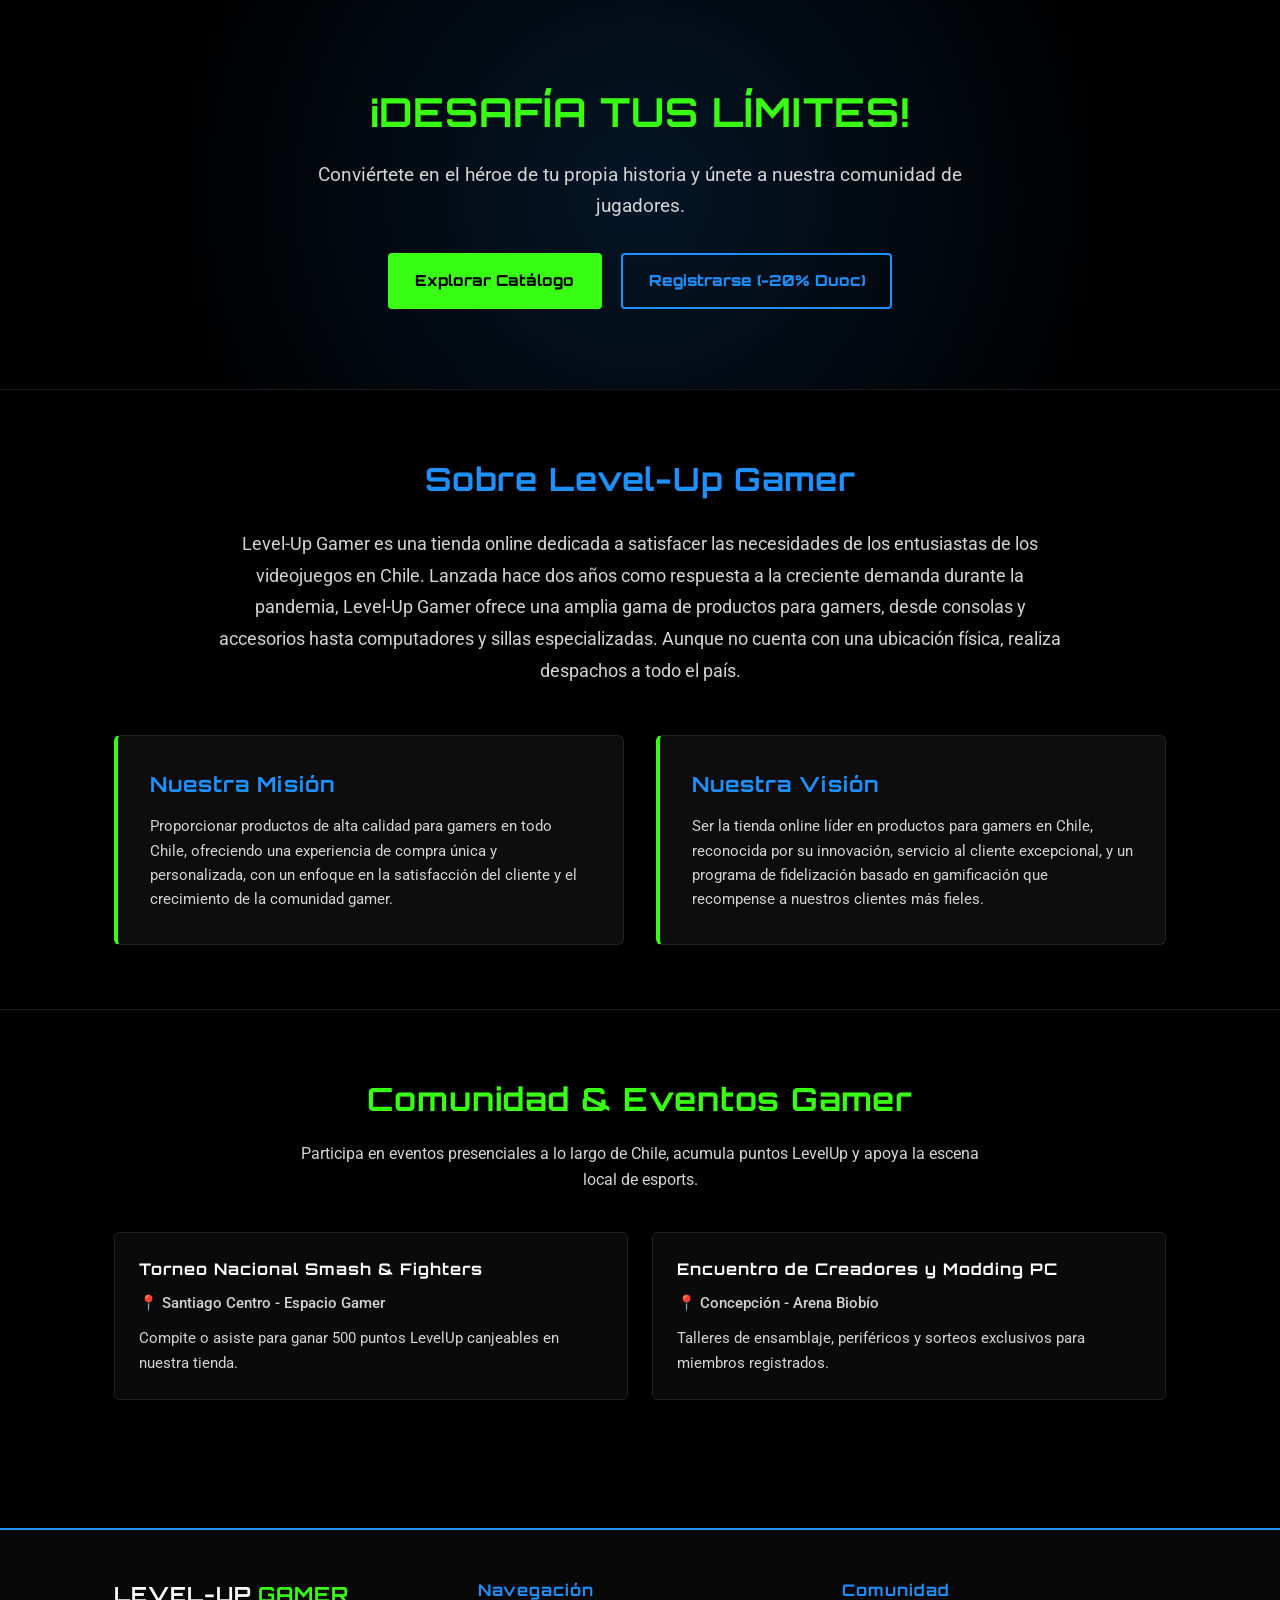
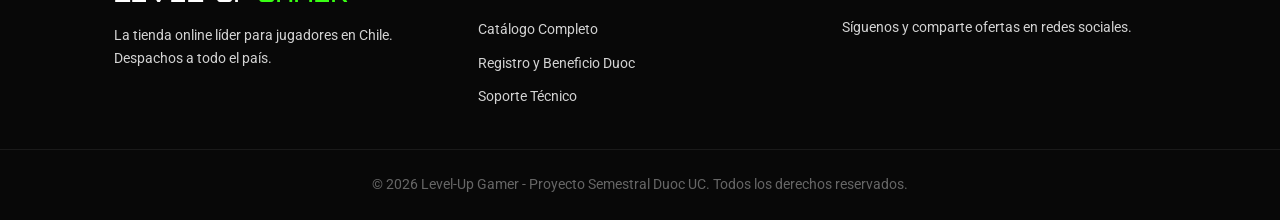
<file: index.html>
<!DOCTYPE html>
<html lang="es">
<head>
  <meta charset="UTF-8">
  <meta name="viewport" content="width=device-width, initial-scale=1.0">
  <title>Level-Up Gamer | Tienda Oficial</title>

  <!-- Google Fonts: Orbitron (Títulos) y Roboto (Cuerpo) -->
  <link rel="preconnect" href="https://fonts.googleapis.com">
  <link rel="preconnect" href="https://fonts.gstatic.com" crossorigin>
  <link href="https://fonts.googleapis.com/css2?family=Orbitron:wght@600;800;900&family=Roboto:wght@400;500;700&display=swap" rel="stylesheet">

  <link rel="stylesheet" href="css/style.css">
</head>

<body>

<main>
  <!-- Sección Hero / Presentación -->
  <section class="hero-section">
    <div class="hero-content">
      <h2>¡DESAFÍA TUS LÍMITES!</h2>
      <p class="hero-subtitle">Conviértete en el héroe de tu propia historia y únete a nuestra comunidad de jugadores.</p>
      <div class="hero-actions">
        <a href="catalogo.html" class="btn-primary">Explorar Catálogo</a>
        <a href="registro.html" class="btn-secondary">Registrarse (-20% Duoc)</a>
      </div>
    </div>
  </section>

  <!-- Sección Sobre Nosotros / Enunciado Oficial -->
  <section class="about-section">
    <div class="container">
      <h3>Sobre Level-Up Gamer</h3>
      <p class="about-text">
        Level-Up Gamer es una tienda online dedicada a satisfacer las necesidades de los entusiastas de los videojuegos en Chile. Lanzada hace dos años como respuesta a la creciente demanda durante la pandemia, Level-Up Gamer ofrece una amplia gama de productos para gamers, desde consolas y accesorios hasta computadores y sillas especializadas. Aunque no cuenta con una ubicación física, realiza despachos a todo el país.
      </p>

      <!-- Grid para Misión y Visión -->
      <div class="cards-grid">
        <article class="info-card">
          <h4>Nuestra Misión</h4>
          <p>Proporcionar productos de alta calidad para gamers en todo Chile, ofreciendo una experiencia de compra única y personalizada, con un enfoque en la satisfacción del cliente y el crecimiento de la comunidad gamer.</p>
        </article>

        <article class="info-card">
          <h4>Nuestra Visión</h4>
          <p>Ser la tienda online líder en productos para gamers en Chile, reconocida por su innovación, servicio al cliente excepcional, y un programa de fidelización basado en gamificación que recompense a nuestros clientes más fieles.</p>
        </article>
      </div>
    </div>
  </section>
  <!-- Sección Comunidad y Eventos -->
  <section class="community-section">
    <div class="container">
      <h3>Comunidad & Eventos Gamer</h3>
      <p class="section-intro">Participa en eventos presenciales a lo largo de Chile, acumula puntos LevelUp y apoya la escena local de esports.</p>
      
      <div class="events-grid">
        <article class="event-card">
          <h4>Torneo Nacional Smash & Fighters</h4>
          <p class="event-location">📍 Santiago Centro - Espacio Gamer</p>
          <p>Compite o asiste para ganar 500 puntos LevelUp canjeables en nuestra tienda.</p>
        </article>

        <article class="event-card">
          <h4>Encuentro de Creadores y Modding PC</h4>
          <p class="event-location">📍 Concepción - Arena Biobío</p>
          <p>Talleres de ensamblaje, periféricos y sorteos exclusivos para miembros registrados.</p>
        </article>
      </div>
    </div>
  </section>
</main>

<!-- Footer Institucional -->
<footer class="main-footer">
  <div class="container footer-content">
    <div class="footer-brand">
      <h4>LEVEL-UP <span>GAMER</span></h4>
      <p>La tienda online líder para jugadores en Chile. Despachos a todo el país.</p>
    </div>
    <div class="footer-links">
      <h5>Navegación</h5>
      <ul>
        <li><a href="catalogo.html">Catálogo Completo</a></li>
        <li><a href="registro.html">Registro y Beneficio Duoc</a></li>
        <li><a href="soporte.html">Soporte Técnico</a></li>
      </ul>
    </div>
    <div class="footer-social">
      <h5>Comunidad</h5>
      <p>Síguenos y comparte ofertas en redes sociales.</p>
    </div>
  </div>
  <div class="footer-bottom">
    <p>&copy; 2026 Level-Up Gamer - Proyecto Semestral Duoc UC. Todos los derechos reservados.</p>
  </div>
</footer>
</main>
</body>
</html>
</file>
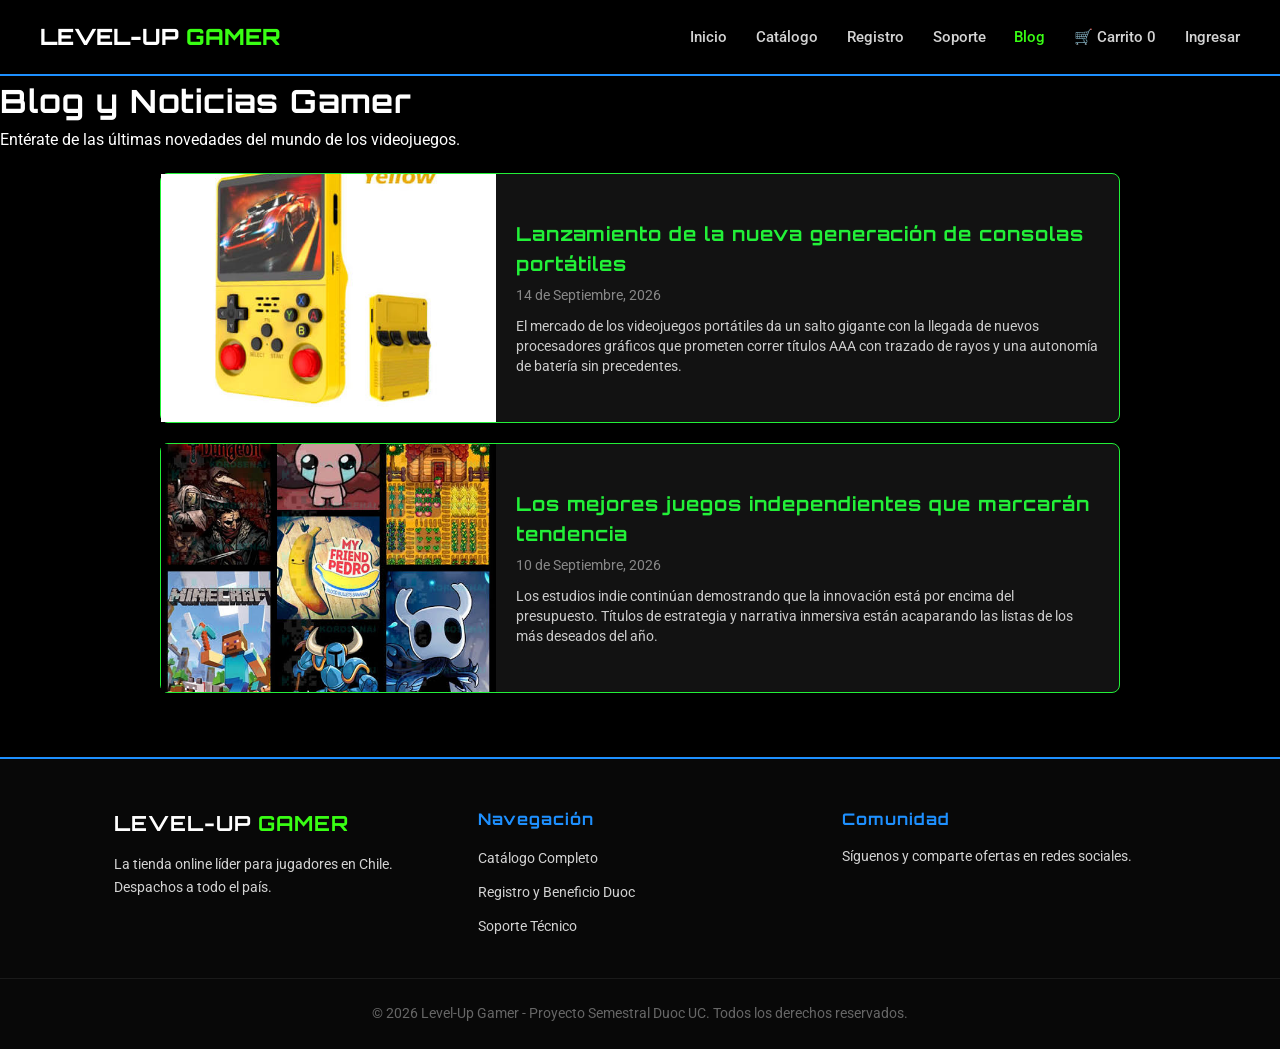
<file: blog.html>
<!DOCTYPE html>
<html lang="es">
<head>
  <meta charset="UTF-8">
  <meta name="viewport" content="width=device-width, initial-scale=1.0">
  <title>Level-Up Gamer | Blog</title>

  <!-- Google Fonts: Orbitron (Títulos) y Roboto (Cuerpo) -->
  <link rel="preconnect" href="https://fonts.googleapis.com">
  <link rel="preconnect" href="https://fonts.gstatic.com" crossorigin>
  <link href="https://fonts.googleapis.com/css2?family=Orbitron:wght@600;800;900&family=Roboto:wght@400;500;700&display=swap" rel="stylesheet">

  <link rel="stylesheet" href="css/style.css">
</head>

<body>

  <!-- Encabezado y Navegación Compartida -->
  <header class="main-header">
    <div class="logo">
      <a href="index.html">LEVEL-UP <span>GAMER</span></a>
    </div>
    <nav aria-label="Navegación principal">
      <ul class="nav-links">
        <li><a href="index.html">Inicio</a></li>
        <li><a href="catalogo.html">Catálogo</a></li>
        <li><a href="registro.html">Registro</a></li>
        <li><a href="soporte.html">Soporte</a></li>
        <li><a href="blog.html" class="active">Blog</a></li>
        <li><a href="carrito.html" class="cart-link">🛒 Carrito <span class="cart-count" data-cart-count>0</span></a></li>
        
        <!-- Zona dinámica de usuario / login -->
        <li id="user-nav">
          <a href="login.html" class="btn-login-nav">Ingresar</a>
        </li>
      </ul>
    </nav>
  </header>
<main class="main-content">
        <h1>Blog y Noticias Gamer</h1>
        <p class="subtitle">Entérate de las últimas novedades del mundo de los videojuegos.</p>

        <section class="blog-grid">
            <!-- Noticia 1 -->
            <article class="news-card">
                <!-- Contenedor de la imagen (izquierda) -->
                <div class="card-image-container">
                    <img src="img/consola.jpg" alt="Consola Gamer Portátil">
                </div>
    
                <!-- Contenedor del contenido de texto (derecha) -->
                <div class="card-content">
                    <h2>Lanzamiento de la nueva generación de consolas portátiles</h2>
                    <span class="news-date">14 de Septiembre, 2026</span>
                    <p>El mercado de los videojuegos portátiles da un salto gigante con la llegada de nuevos procesadores gráficos que prometen correr títulos AAA con trazado de rayos y una autonomía de batería sin precedentes.</p>
                </div>
            </article>

            <!-- Noticia 2 -->
            <article class="news-card">
                <!-- Contenedor de la imagen (izquierda) -->
                <div class="card-image-container">
                    <img src="img/indie.jpg" alt="Juegos Indie">
                </div>

                 <!-- Contenedor del contenido de texto (derecha) -->
                <div class="card-content">
                    <h2>Los mejores juegos independientes que marcarán tendencia</h2>
                    <span class="news-date">10 de Septiembre, 2026</span>
                    <p>Los estudios indie continúan demostrando que la innovación está por encima del presupuesto. Títulos de estrategia y narrativa inmersiva están acaparando las listas de los más deseados del año.</p>
                </div>
            </article>
        </section>
    </main>

    <!-- Footer Institucional -->
  <footer class="main-footer">
    <div class="container footer-content">
      <div class="footer-brand">
        <h4>LEVEL-UP <span>GAMER</span></h4>
        <p>La tienda online líder para jugadores en Chile. Despachos a todo el país.</p>
      </div>
      <div class="footer-links">
        <h5>Navegación</h5>
        <ul>
          <li><a href="catalogo.html">Catálogo Completo</a></li>
          <li><a href="registro.html">Registro y Beneficio Duoc</a></li>
          <li><a href="soporte.html">Soporte Técnico</a></li>
        </ul>
      </div>
      <div class="footer-social">
        <h5>Comunidad</h5>
        <p>Síguenos y comparte ofertas en redes sociales.</p>
      </div>
    </div>
    <div class="footer-bottom">
      <p>&copy; 2026 Level-Up Gamer - Proyecto Semestral Duoc UC. Todos los derechos reservados.</p>
    </div>
  </footer>

  <!-- Scripts -->
  <script src="js/auth-nav.js"></script>
</body>
</html>
</file>
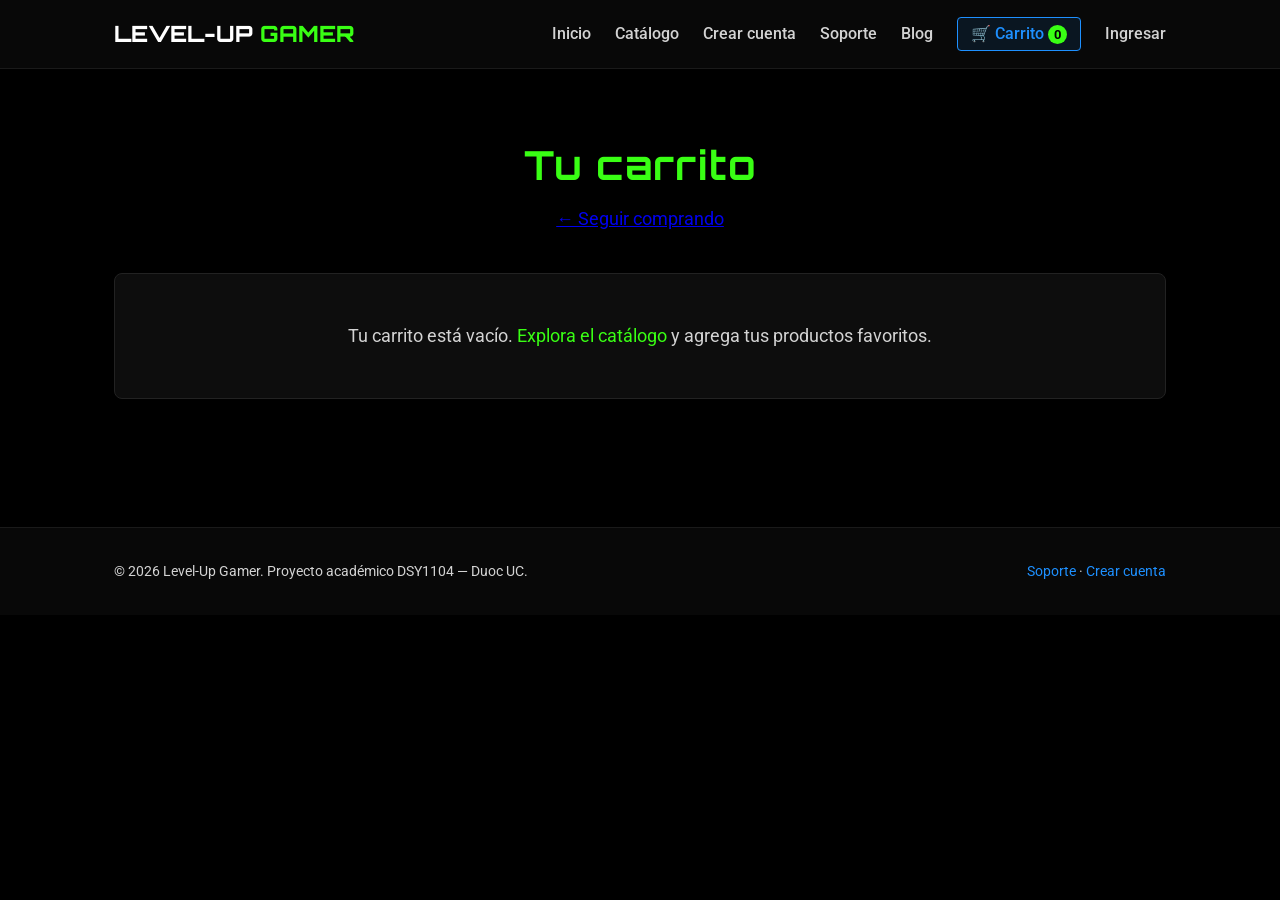
<file: carrito.html>
<!DOCTYPE html>
<html lang="es">
<head>
  <meta charset="UTF-8">
  <meta name="viewport" content="width=device-width, initial-scale=1.0">
  <title>Carrito | Level-Up Gamer</title>
  <link rel="preconnect" href="https://fonts.googleapis.com">
  <link href="https://fonts.googleapis.com/css2?family=Orbitron:wght@600;800&family=Roboto:wght@400;500;700&display=swap" rel="stylesheet">
  <link rel="stylesheet" href="css/style2.css">
</head>
<body>

<header class="site-header">
  <nav class="nav-bar container" aria-label="Navegación principal">
    <a href="index.html" class="brand">LEVEL-UP <span>GAMER</span></a>
    <ul class="nav-links">
      <li><a href="index.html">Inicio</a></li>
      <li><a href="catalogo.html">Catálogo</a></li>
      <li><a href="registro.html">Crear cuenta</a></li>
      <li><a href="soporte.html">Soporte</a></li>
      <li><a href="blog.html">Blog</a></li>
      <li><a href="carrito.html" class="cart-link" aria-current="page">🛒 Carrito <span class="cart-count" data-cart-count>0</span></a></li>
    <!-- Zona dinámica de usuario / login -->
      <li id="user-nav">
        <a href="login.html" class="btn-login-nav">Ingresar</a>
      </li>
    </ul>
  </nav>
</header>

<main class="section">
  <div class="container">
    <div class="section-title">
      <h1>Tu carrito</h1>
      <p><a href="catalogo.html">← Seguir comprando</a></p>
    </div>

    <p class="empty-state" data-cart-empty style="display:none;">
      Tu carrito está vacío. <a href="catalogo.html">Explora el catálogo</a> y agrega tus productos favoritos.
    </p>

    <table class="cart-table" data-cart-table style="display:none;">
      <thead>
        <tr>
          <th>Producto</th>
          <th>Precio</th>
          <th>Cantidad</th>
          <th>Subtotal</th>
          <th></th>
        </tr>
      </thead>
      <tbody data-cart-body></tbody>
    </table>

    <div class="cart-summary mt-32" data-cart-summary style="display:none;"></div>
  </div>
</main>

<footer class="site-footer">
  <div class="container footer-grid">
    <p class="mb-0">© 2026 Level-Up Gamer. Proyecto académico DSY1104 — Duoc UC.</p>
    <p class="mb-0"><a href="soporte.html">Soporte</a> · <a href="registro.html">Crear cuenta</a></p>
  </div>
</footer>

<script src="js/registro.js"></script>
<script src="js/auth-nav.js"></script>
<script src="js/data.js"></script>
<script src="js/carrito.js"></script>
</body>
</html>
</file>
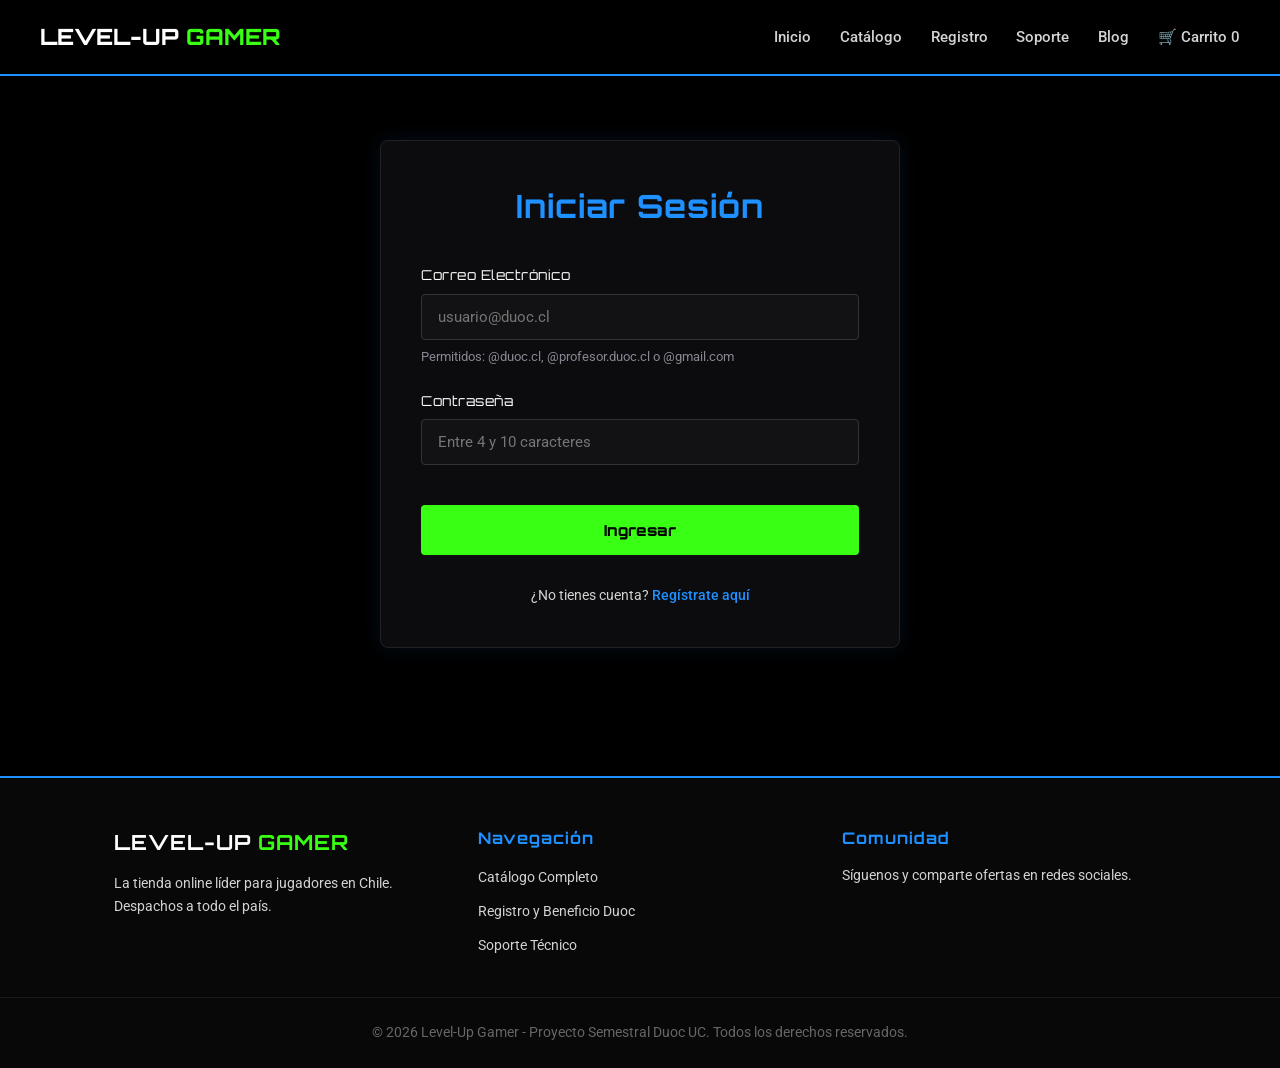
<file: login.html>
<!DOCTYPE html>
<html lang="es">
<head>
  <meta charset="UTF-8">
  <meta name="viewport" content="width=device-width, initial-scale=1.0">
  <title>Level-Up Gamer | Login</title>

  <!-- Google Fonts: Orbitron y Roboto -->
  <link rel="preconnect" href="https://fonts.googleapis.com">
  <link rel="preconnect" href="https://fonts.gstatic.com" crossorigin>
  <link href="https://fonts.googleapis.com/css2?family=Orbitron:wght@600;800;900&family=Roboto:wght@400;500;700&display=swap" rel="stylesheet">

  <link rel="stylesheet" href="css/style.css">
</head>
<body>

  <!-- Encabezado y Navegación Compartida -->
  <header class="main-header">
    <div class="logo">
      <a href="index.html">LEVEL-UP <span>GAMER</span></a>
    </div>
    <nav aria-label="Navegación principal">
      <ul class="nav-links">
        <li><a href="index.html">Inicio</a></li>
        <li><a href="catalogo.html">Catálogo</a></li>
        <li><a href="registro.html">Registro</a></li>
        <li><a href="soporte.html">Soporte</a></li>
        <li><a href="blog.html">Blog</a></li>
        <li><a href="carrito.html" class="cart-link">🛒 Carrito <span class="cart-count" data-cart-count>0</span></a></li>
        
      </ul>
    </nav>
  </header>

  <!-- Contenedor Principal: Formulario -->
  <main class="container form-page">
    <div class="form-card">
      <header class="form-header">
        <h2>Iniciar Sesión</h2>
      </header>

      <form action="#" method="POST" class="auth-form" id="form-login" novalidate>
        
        <!-- Correo electrónico -->
        <div class="form-group">
          <label for="email">Correo Electrónico</label>
          <input type="email" id="email" name="email" placeholder="usuario@duoc.cl" maxlength="100">
          <small class="form-hint">Permitidos: @duoc.cl, @profesor.duoc.cl o @gmail.com</small>
          <span class="error-message" id="error-email" style="color: #ff4d4d; font-size: 0.85rem; display: none; margin-top: 5px;"></span>
        </div>

        <!-- Contraseña -->
        <div class="form-group">
          <label for="password">Contraseña</label>
          <input type="password" id="password" name="password" placeholder="Entre 4 y 10 caracteres" maxlength="10">
          <span class="error-message" id="error-password" style="color: #ff4d4d; font-size: 0.85rem; display: none; margin-top: 5px;"></span>
        </div>

        <!-- Mensaje de estado general (Éxito o error) -->
        <div id="login-feedback" style="margin-bottom: 15px; font-weight: bold; display: none; text-align: center;"></div>

        <!-- Botón de envío -->
        <button type="submit" class="btn-primary btn-block">Ingresar</button>

        <!-- Redirección a Registro -->
        <footer class="form-footer-link">
          <p>¿No tienes cuenta? <a href="registro.html">Regístrate aquí</a></p>
        </footer>

      </form>
    </div>
  </main>

  <!-- Footer Institucional -->
  <footer class="main-footer">
    <div class="container footer-content">
      <div class="footer-brand">
        <h4>LEVEL-UP <span>GAMER</span></h4>
        <p>La tienda online líder para jugadores en Chile. Despachos a todo el país.</p>
      </div>
      <div class="footer-links">
        <h5>Navegación</h5>
        <ul>
          <li><a href="catalogo.html">Catálogo Completo</a></li>
          <li><a href="registro.html">Registro y Beneficio Duoc</a></li>
          <li><a href="soporte.html">Soporte Técnico</a></li>
        </ul>
      </div>
      <div class="footer-social">
        <h5>Comunidad</h5>
        <p>Síguenos y comparte ofertas en redes sociales.</p>
      </div>
    </div>
    <div class="footer-bottom">
      <p>&copy; 2026 Level-Up Gamer - Proyecto Semestral Duoc UC. Todos los derechos reservados.</p>
    </div>
  </footer>

  <!-- Script de validación e inicio de sesión -->
  <script src="js/login.js"></script>
</body>
</html>
</file>
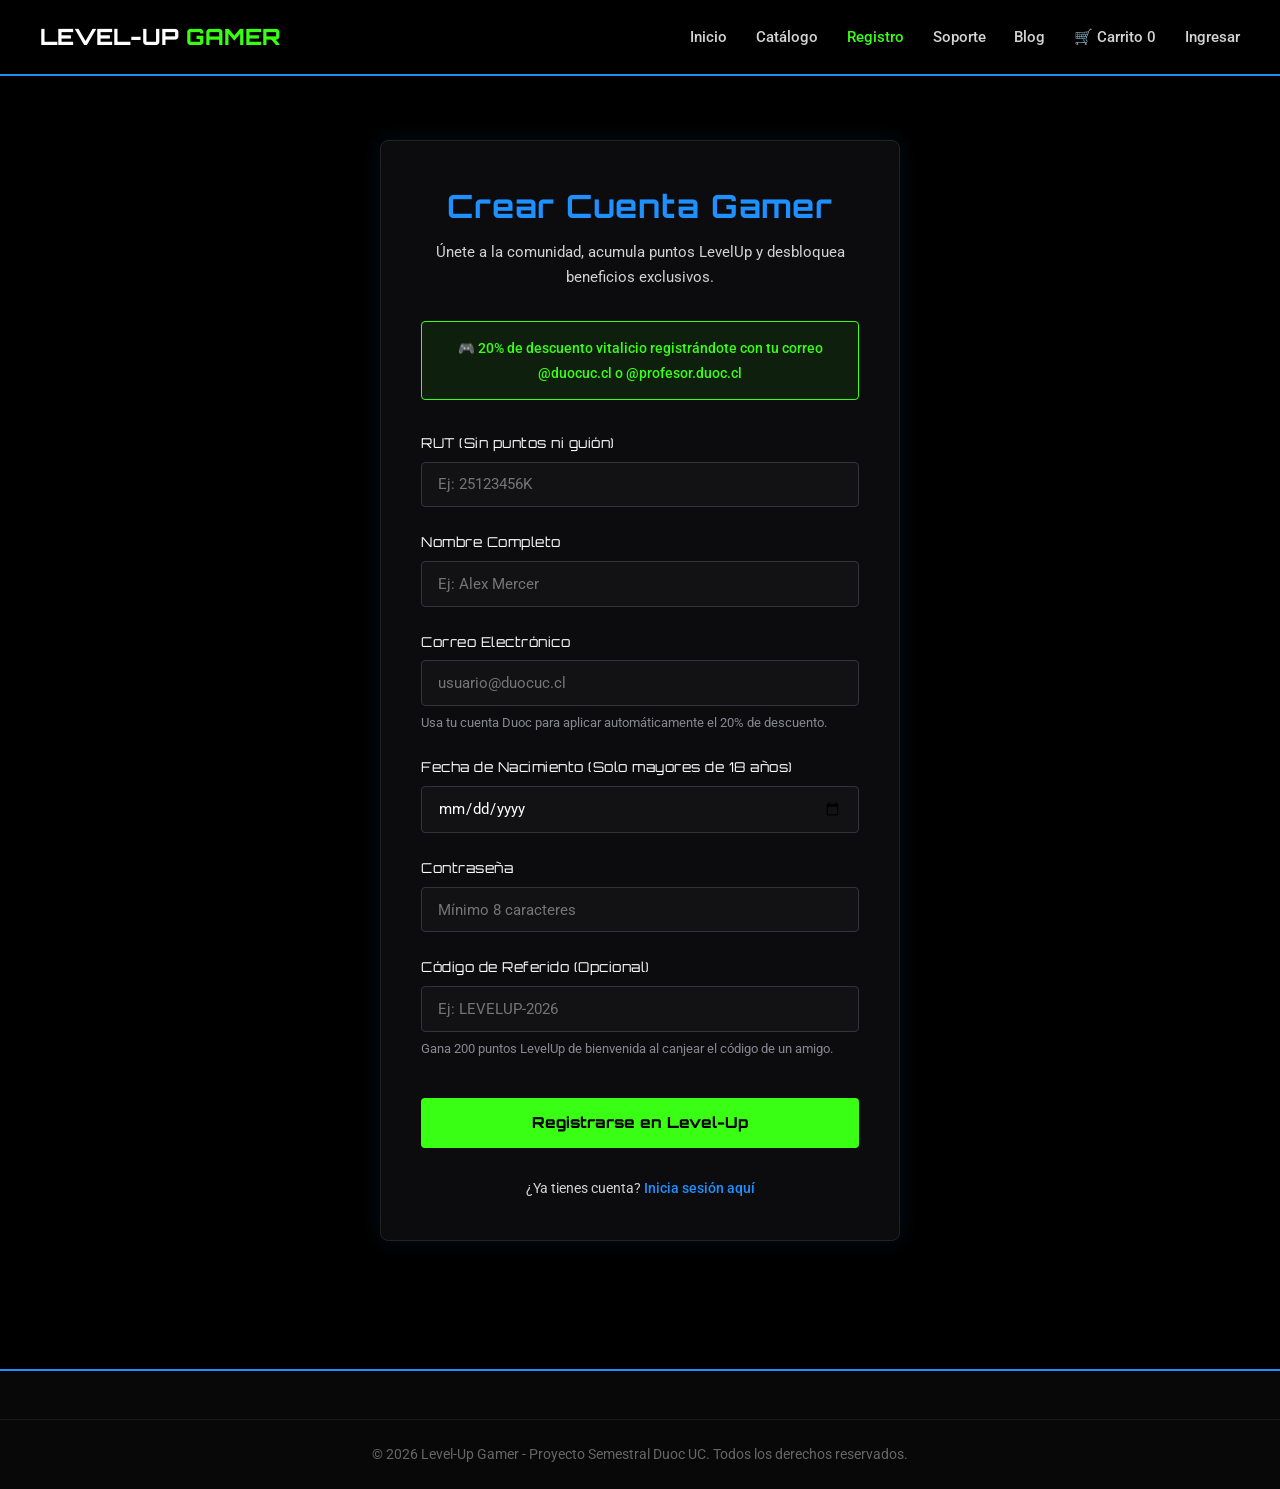
<file: registro.html>
<!DOCTYPE html>
<html lang="es">
<head>
  <meta charset="UTF-8">
  <meta name="viewport" content="width=device-width, initial-scale=1.0">
  <title>Level-Up Gamer | Registro de Usuario</title>

  <!-- Google Fonts: Orbitron y Roboto -->
  <link rel="preconnect" href="https://fonts.googleapis.com">
  <link rel="preconnect" href="https://fonts.gstatic.com" crossorigin>
  <link href="https://fonts.googleapis.com/css2?family=Orbitron:wght@600;800;900&family=Roboto:wght@400;500;700&display=swap" rel="stylesheet">

  <link rel="stylesheet" href="css/style.css">
</head>
<body>

  <!-- Encabezado y Navegación Compartida -->
  <header class="main-header">
  <div class="logo">
    <a href="index.html">LEVEL-UP <span>GAMER</span></a>
  </div>
  <nav aria-label="Navegación principal">
    <ul class="nav-links">
      <li><a href="index.html">Inicio</a></li>
      <li><a href="catalogo.html">Catálogo</a></li>
      <li><a href="registro.html" class="active">Registro</a></li>
      <li><a href="soporte.html">Soporte</a></li>
      <li><a href="blog.html">Blog</a></li>
      <li><a href="carrito.html" class="cart-link">🛒 Carrito <span class="cart-count" data-cart-count>0</span></a></li>
            
      <!-- Zona dinámica de usuario / login -->
        <li id="user-nav">
          <a href="login.html" class="btn-login-nav">Ingresar</a>
        </li>
  </nav>
  </header>

  <!-- Contenedor Principal: Formulario -->
  <main class="container form-page">
    <div class="form-card">
      <header class="form-header">
        <h2>Crear Cuenta Gamer</h2>
        <p>Únete a la comunidad, acumula puntos LevelUp y desbloquea beneficios exclusivos.</p>
      </header>

      <!-- Banner Informativo del Beneficio Duoc -->
      <div class="benefit-badge">
        <span>🎮 20% de descuento vitalicio registrándote con tu correo @duocuc.cl o @profesor.duoc.cl</span>
      </div>

      <form action="#" method="POST" class="auth-form" id="form-registro">
        
        <!-- RUT -->
        <div class="form-group">
          <label for="rut">RUT (Sin puntos ni guión)</label>
          <input type="text" id="rut" name="rut" placeholder="Ej: 25123456K" minlength="8" maxlength="9" pattern="^[0-9]{7,8}[0-9kK]$" title="Debe tener entre 8 y 9 caracteres, solo números y terminar en número o K" required>
        </div>

        <!-- Nombre completo -->
        <div class="form-group">
          <label for="fullname">Nombre Completo</label>
          <input type="text" id="fullname" name="fullname" placeholder="Ej: Alex Mercer" required>
        </div>

        <!-- Correo electrónico -->
        <div class="form-group">
          <label for="email">Correo Electrónico</label>
          <input type="email" id="email" name="email" placeholder="usuario@duocuc.cl" required>
          <small class="form-hint">Usa tu cuenta Duoc para aplicar automáticamente el 20% de descuento.</small>
        </div>

        <!-- Fecha de nacimiento (+18 años) -->
        <div class="form-group">
          <label for="birthdate">Fecha de Nacimiento (Solo mayores de 18 años)</label>
          <input type="date" id="birthdate" name="birthdate" required>
        </div>

        <!-- Contraseña -->
        <div class="form-group">
          <label for="password">Contraseña</label>
          <input type="password" id="password" name="password" placeholder="Mínimo 8 caracteres" required minlength="8">
        </div>

        <!-- Código de Referido (Gamificación) -->
        <div class="form-group">
          <label for="referral">Código de Referido (Opcional)</label>
          <input type="text" id="referral" name="referral" placeholder="Ej: LEVELUP-2026">
          <small class="form-hint">Gana 200 puntos LevelUp de bienvenida al canjear el código de un amigo.</small>
        </div>

        <!-- Botón de envío -->
        <button type="submit" class="btn-primary btn-block">Registrarse en Level-Up</button>

        <!-- Redirección a Inicio de Sesión -->
        <footer class="form-footer-link">
          <p>¿Ya tienes cuenta? <a href="login.html">Inicia sesión aquí</a></p>
        </footer>

      </form>
    </div>
  </main>

  <!-- Footer Compartido -->
  <footer class="main-footer">
    <div class="footer-bottom">
      <p>&copy; 2026 Level-Up Gamer - Proyecto Semestral Duoc UC. Todos los derechos reservados.</p>
    </div>
  </footer>
  <!-- Enlaza el archivo de validación -->
  <script src="js/registro.js"></script>
</body>
</html>
</file>
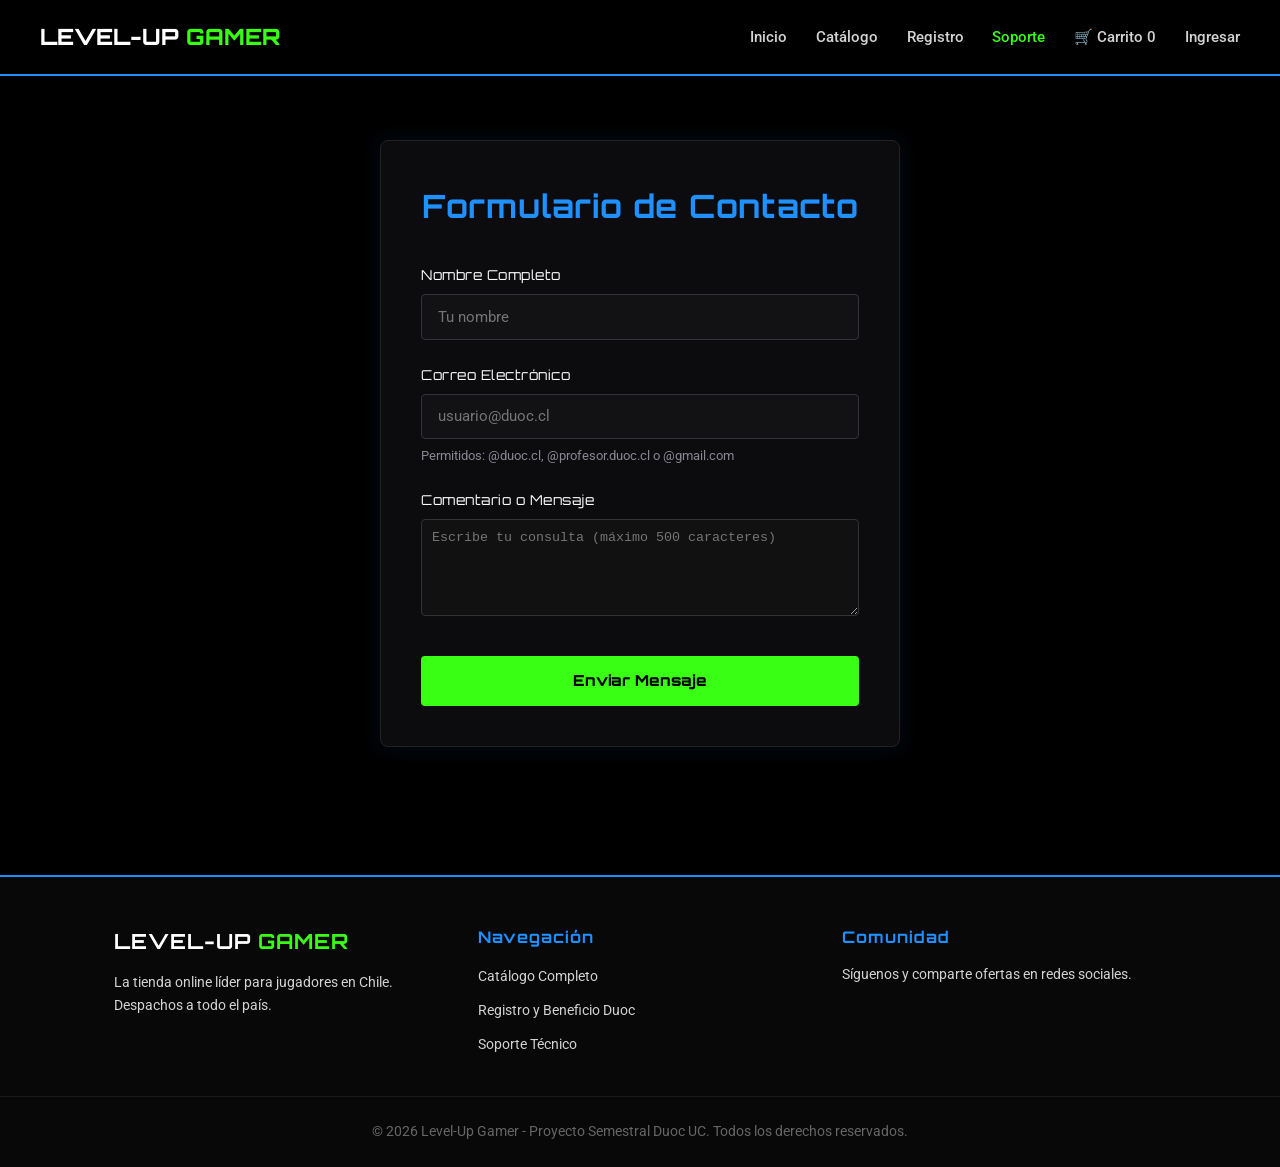
<file: soporte.html>
<!DOCTYPE html>
<html lang="es">
<head>
  <meta charset="UTF-8">
  <meta name="viewport" content="width=device-width, initial-scale=1.0">
  <title>Level-Up Gamer | Soporte</title>

  <!-- Google Fonts: Orbitron (Títulos) y Roboto (Cuerpo) -->
  <link rel="preconnect" href="https://fonts.googleapis.com">
  <link rel="preconnect" href="https://fonts.gstatic.com" crossorigin>
  <link href="https://fonts.googleapis.com/css2?family=Orbitron:wght@600;800;900&family=Roboto:wght@400;500;700&display=swap" rel="stylesheet">

  <link rel="stylesheet" href="css/style.css">
</head>

<body>

  <!-- Encabezado y Navegación Compartida -->
  <header class="main-header">
    <div class="logo">
      <a href="index.html">LEVEL-UP <span>GAMER</span></a>
    </div>
    <nav aria-label="Navegación principal">
      <ul class="nav-links">
        <li><a href="index.html">Inicio</a></li>
        <li><a href="catalogo.html">Catálogo</a></li>
        <li><a href="registro.html">Registro</a></li>
        <li><a href="soporte.html" class="active">Soporte</a></li>
        <li><a href="carrito.html" class="cart-link">🛒 Carrito <span class="cart-count" data-cart-count>0</span></a></li>
        
        <!-- Zona dinámica de usuario / login -->
        <li id="user-nav">
          <a href="login.html" class="btn-login-nav">Ingresar</a>
        </li>
      </ul>
    </nav>
  </header>

  <!-- Contenido Principal: Formulario de Soporte / Contacto -->
  <main class="container form-page">
    <div class="form-card">
      <header class="form-header">
        <h2>Formulario de Contacto</h2>
      </header>

      <form action="#" method="POST" class="auth-form" id="form-soporte" novalidate>
        
        <!-- Nombre completo -->
        <div class="form-group">
          <label for="nombre">Nombre Completo</label>
          <input type="text" id="nombre" name="nombre" placeholder="Tu nombre" maxlength="100">
          <span class="error-message" id="error-nombre" style="color: #ff4d4d; font-size: 0.85rem; display: none; margin-top: 5px;"></span>
        </div>

        <!-- Correo electrónico -->
        <div class="form-group">
          <label for="email">Correo Electrónico</label>
          <input type="email" id="email" name="email" placeholder="usuario@duoc.cl" maxlength="100">
          <small class="form-hint">Permitidos: @duoc.cl, @profesor.duoc.cl o @gmail.com</small>
          <span class="error-message" id="error-email" style="color: #ff4d4d; font-size: 0.85rem; display: none; margin-top: 5px;"></span>
        </div>

        <!-- Comentario / Mensaje -->
        <div class="form-group">
          <label for="comentario">Comentario o Mensaje</label>
          <textarea id="comentario" name="comentario" rows="5" placeholder="Escribe tu consulta (máximo 500 caracteres)" maxlength="500" style="width: 100%; padding: 10px; background: #111; color: #fff; border: 1px solid #333; border-radius: 4px;"></textarea>
          <span class="error-message" id="error-comentario" style="color: #ff4d4d; font-size: 0.85rem; display: none; margin-top: 5px;"></span>
        </div>

        <!-- Feedback general -->
        <div id="soporte-feedback" style="margin-bottom: 15px; font-weight: bold; display: none; text-align: center;"></div>

        <!-- Botón de envío -->
        <button type="submit" class="btn-primary btn-block">Enviar Mensaje</button>

      </form>
    </div>
  </main>

  <!-- Footer Institucional -->
  <footer class="main-footer">
    <div class="container footer-content">
      <div class="footer-brand">
        <h4>LEVEL-UP <span>GAMER</span></h4>
        <p>La tienda online líder para jugadores en Chile. Despachos a todo el país.</p>
      </div>
      <div class="footer-links">
        <h5>Navegación</h5>
        <ul>
          <li><a href="catalogo.html">Catálogo Completo</a></li>
          <li><a href="registro.html">Registro y Beneficio Duoc</a></li>
          <li><a href="soporte.html">Soporte Técnico</a></li>
        </ul>
      </div>
      <div class="footer-social">
        <h5>Comunidad</h5>
        <p>Síguenos y comparte ofertas en redes sociales.</p>
      </div>
    </div>
    <div class="footer-bottom">
      <p>&copy; 2026 Level-Up Gamer - Proyecto Semestral Duoc UC. Todos los derechos reservados.</p>
    </div>
  </footer>

  <!-- Scripts -->
  <script src="js/auth-nav.js"></script>
  <script src="js/soporte.js"></script>
</body>
</html>
</file>
<file: css/style.css>
/* Reset general */
*,
*::before,
*::after {
  box-sizing: border-box;
  margin: 0;
  padding: 0;
}

/* Variables oficiales de la pauta */
:root {
  --bg-main: #000000;
  --text-main: #FFFFFF;
  --text-secondary: #D3D3D3;
  --accent-blue: #1E90FF;
  --accent-neon: #39FF14;
  --font-heading: 'Orbitron', sans-serif;
  --font-body: 'Roboto', sans-serif;
}

body {
  font-family: var(--font-body);
  background-color: var(--bg-main);
  color: var(--text-main);
  line-height: 1.6;
}

h1, h2, h3, h4, h5, h6 {
  font-family: var(--font-heading);
  letter-spacing: 1px;
}
/* Utilidad general de contenedor centrado */
.container {
  max-width: 1100px;
  margin: 0 auto;
  padding: 0 1.5rem;
}

/* Sección Hero */
.hero-section {
  text-align: center;
  padding: 5rem 1.5rem;
  background: radial-gradient(circle, rgba(30, 144, 255, 0.15) 0%, rgba(0, 0, 0, 1) 70%);
  border-bottom: 1px solid #1a1a1a;
}

.hero-section h2 {
  font-size: 2.5rem;
  color: var(--accent-neon);
  margin-bottom: 1rem;
}

.hero-subtitle {
  font-size: 1.2rem;
  color: var(--text-secondary);
  max-width: 650px;
  margin: 0 auto 2rem;
}

.hero-actions {
  display: flex;
  justify-content: center;
  gap: 1.2rem;
}

/* Sección Sobre Nosotros */
.about-section {
  padding: 4rem 0;
}

.about-section h3 {
  font-size: 2rem;
  color: var(--accent-blue);
  text-align: center;
  margin-bottom: 1.5rem;
}

.about-text {
  text-align: center;
  color: var(--text-secondary);
  font-size: 1.1rem;
  max-width: 850px;
  margin: 0 auto 3rem;
  line-height: 1.8;
}

/* Cuadrícula Misión / Visión */
.cards-grid {
  display: grid;
  grid-template-columns: repeat(auto-fit, minmax(280px, 1fr));
  gap: 2rem;
}

.info-card {
  background-color: #0d0d0d;
  border: 1px solid #222222;
  border-left: 4px solid var(--accent-neon);
  padding: 2rem;
  border-radius: 6px;
  transition: transform 0.2s ease, border-color 0.2s ease;
}

.info-card:hover {
  transform: translateY(-4px);
  border-color: var(--accent-blue);
}

.info-card h4 {
  font-size: 1.3rem;
  color: var(--accent-blue);
  margin-bottom: 0.8rem;
}

.info-card p {
  color: var(--text-secondary);
  font-size: 0.95rem;
  line-height: 1.6;
}

/* Botón principal: Fondo Verde Neón, texto negro para contraste */
.btn-primary {
  display: inline-block;
  background-color: var(--accent-neon);
  color: #000000;
  font-family: var(--font-heading);
  font-weight: 800;
  font-size: 0.95rem;
  padding: 0.85rem 1.6rem;
  text-decoration: none;
  border-radius: 4px;
  border: 2px solid var(--accent-neon);
  transition: transform 0.15s ease, filter 0.15s ease;
}

/* Botón secundario: Fondo transparente, borde y texto Azul Eléctrico */
.btn-secondary {
  display: inline-block;
  background-color: transparent;
  color: var(--accent-blue);
  font-family: var(--font-heading);
  font-weight: 800;
  font-size: 0.95rem;
  padding: 0.85rem 1.6rem;
  text-decoration: none;
  border-radius: 4px;
  border: 2px solid var(--accent-blue);
  transition: background-color 0.2s ease, color 0.2s ease;
}

/* Efectos al pasar el mouse (hover) */
.btn-primary:hover {
  filter: brightness(1.15);
  transform: translateY(-2px);
}

.btn-secondary:hover {
  background-color: var(--accent-blue);
  color: #000000;
  transform: translateY(-2px);
}

/* Comunidad y Eventos */
.community-section {
  padding: 4rem 0;
  border-top: 1px solid #1a1a1a;
}

.community-section h3 {
  font-size: 2rem;
  color: var(--accent-neon);
  text-align: center;
  margin-bottom: 1rem;
}

.section-intro {
  text-align: center;
  color: var(--text-secondary);
  max-width: 700px;
  margin: 0 auto 2.5rem;
}

.events-grid {
  display: grid;
  grid-template-columns: repeat(auto-fit, minmax(300px, 1fr));
  gap: 1.5rem;
}

.event-card {
  background-color: #0a0a0a;
  border: 1px solid #222;
  border-radius: 6px;
  padding: 1.5rem;
}

.event-card h4 {
  color: var(--text-main);
  margin-bottom: 0.5rem;
}

.event-location {
  color: var(--accent-blue);
  font-weight: 500;
  margin-bottom: 0.7rem;
  font-size: 0.9rem;
}

.event-card p {
  color: var(--text-secondary);
  font-size: 0.95rem;
}

/* Footer */
.main-footer {
  background-color: #080808;
  border-top: 2px solid var(--accent-blue);
  padding-top: 3rem;
  margin-top: 4rem;
}

.footer-content {
  display: grid;
  grid-template-columns: repeat(auto-fit, minmax(220px, 1fr));
  gap: 2.5rem;
  padding-bottom: 2rem;
}

.footer-brand h4 {
  font-size: 1.3rem;
  margin-bottom: 0.8rem;
}

.footer-brand span {
  color: var(--accent-neon);
}

.footer-brand p,
.footer-social p {
  color: var(--text-secondary);
  font-size: 0.9rem;
}

.footer-links h5,
.footer-social h5 {
  font-family: var(--font-heading);
  color: var(--accent-blue);
  margin-bottom: 0.8rem;
  font-size: 1rem;
}

.footer-links ul {
  list-style: none;
}

.footer-links li {
  margin-bottom: 0.5rem;
}

.footer-links a {
  color: var(--text-secondary);
  text-decoration: none;
  font-size: 0.9rem;
  transition: color 0.2s ease;
}

.footer-links a:hover {
  color: var(--accent-neon);
}

.footer-bottom {
  text-align: center;
  padding: 1.5rem;
  border-top: 1px solid #1a1a1a;
  color: #666666;
  font-size: 0.85rem;
}

/* Página y Contenedor del Formulario */
.form-page {
  padding: 4rem 1.5rem;
  display: flex;
  justify-content: center;
}

.form-card {
  background-color: #0c0c0e;
  border: 1px solid #222226;
  border-radius: 8px;
  max-width: 520px;
  width: 100%;
  padding: 2.5rem;
  box-shadow: 0 0 20px rgba(30, 144, 255, 0.1);
}

.form-header {
  text-align: center;
  margin-bottom: 2rem;
}

.form-header h2 {
  font-size: 2rem;
  color: var(--accent-blue);
  margin-bottom: 0.5rem;
}

.form-header p {
  color: var(--text-secondary);
  font-size: 0.95rem;
}

/* Banner de beneficio Duoc */
.benefit-badge {
  background-color: rgba(57, 255, 20, 0.08);
  border: 1px solid var(--accent-neon);
  border-radius: 4px;
  padding: 0.8rem 1rem;
  margin-bottom: 2rem;
  text-align: center;
}

.benefit-badge span {
  color: var(--accent-neon);
  font-size: 0.85rem;
  font-weight: 500;
}

/* Grupos y Campos del Formulario */
.form-group {
  display: flex;
  flex-direction: column;
  gap: 0.5rem;
  margin-bottom: 1.5rem;
}

.form-group label {
  font-family: var(--font-heading);
  font-size: 0.85rem;
  color: var(--text-main);
  letter-spacing: 0.5px;
}

.form-group input {
  background-color: #121214;
  border: 1px solid #33333b;
  border-radius: 4px;
  color: var(--text-main);
  font-family: var(--font-body);
  font-size: 0.95rem;
  padding: 0.8rem 1rem;
  outline: none;
  transition: border-color 0.2s ease, box-shadow 0.2s ease;
}

.form-group input:focus {
  border-color: var(--accent-blue);
  box-shadow: 0 0 8px rgba(30, 144, 255, 0.3);
}

/* Mensajes de ayuda */
.form-hint {
  color: #888894;
  font-size: 0.8rem;
  line-height: 1.4;
}

/* Botón de ancho completo */
.btn-block {
  width: 100%;
  margin-top: 1rem;
  text-align: center;
}

/* Enlace inferior */
.form-footer-link {
  text-align: center;
  margin-top: 1.8rem;
  font-size: 0.9rem;
  color: var(--text-secondary);
}

.form-footer-link a {
  color: var(--accent-blue);
  text-decoration: none;
  font-weight: 500;
}

.form-footer-link a:hover {
  text-decoration: underline;
}

/* Cabecera horizontal completa */
.main-header {
  background-color: #000000;
  display: flex;
  justify-content: space-between;
  align-items: center;
  padding: 1.2rem 2.5rem;
  border-bottom: 2px solid var(--accent-blue);
  width: 100%;
}

/* Logo */
.logo a {
  font-family: var(--font-heading);
  font-size: 1.4rem;
  font-weight: 800;
  color: var(--text-main);
  text-decoration: none;
}

.logo span {
  color: var(--accent-neon);
}

/* Lista horizontal sin viñetas */
.nav-links {
  display: flex;
  list-style: none;
  gap: 1.8rem;
  margin: 0;
  padding: 0;
}

.nav-links a {
  color: var(--text-secondary);
  text-decoration: none;
  font-weight: 500;
  font-size: 0.95rem;
  transition: color 0.2s ease;
}

.nav-links a:hover,
.nav-links a.active {
  color: var(--accent-neon);
}

/* Caja de Alerta Dinámica para Formularios */
.alerta-box {
  padding: 0.9rem 1.2rem;
  border-radius: 4px;
  font-size: 0.9rem;
  margin-bottom: 1.2rem;
  text-align: center;
  font-weight: 500;
}

.alerta-error {
  background-color: rgba(255, 69, 58, 0.15);
  border: 1px solid #ff453a;
  color: #ff453a;
}

.alerta-exito {
  background-color: rgba(57, 255, 20, 0.15);
  border: 1px solid var(--accent-neon);
  color: var(--accent-neon);
}

/* --- Estilos Actualizados para el Blog --- */

.blog-grid {
    display: flex;
    flex-direction: column;
    gap: 20px;
    max-width: 1000px; /* Aumentamos un poco el ancho para que quepa la imagen */
    margin: 20px auto;
    padding: 0 20px;
}

.news-card {
    background-color: #121212;
    border: 1px solid #22f038;
    border-radius: 8px;
    padding: 0; /* Eliminamos el padding general para que la imagen toque el borde */
    display: flex; /* Activamos Flexbox para alinear elementos en fila */
    flex-direction: row; /* Alinear imagen (izq) y texto (der) */
    overflow: 1.00; /* Asegura que los hijos no se salgan de la tarjeta */
    height: 250px; /* Altura fija para mantener la consistencia */
}

/* Estilos para el contenedor de la imagen */
.card-image-container {
    flex: 0 0 35%; /* La imagen ocupará un 35% fijo del ancho */
    height: 100%; /* Ocupa toda la altura de la tarjeta */
    overflow: hidden; /* Recorta la imagen si es muy grande */
}

.card-image-container img {
    width: 100%; /* La imagen se ajusta al ancho del contenedor */
    height: 100%; /* La imagen se ajusta a la altura del contenedor */
    object-fit: cover; /* Asegura que la imagen cubra el espacio sin deformarse */
}

/* Estilos para el contenedor del texto */
.card-content {
    flex: 1; /* El texto ocupa el resto del espacio disponible (65%) */
    padding: 20px; /* Agregamos padding interno solo al texto */
    display: flex;
    flex-direction: column;
    justify-content: center; /* Centra verticalmente el texto dentro de la columna */
}

.news-card h2 {
    color: #22f038;
    margin-bottom: 5px;
    font-size: 1.2rem; /* Ajustamos tamaño del título para que no ocupe tanto espacio */
}

.news-date {
    font-size: 0.85rem;
    color: #888;
    display: block;
    margin-bottom: 10px;
}

.news-card p {
    font-size: 0.9rem; /* Ajustamos tamaño del párrafo */
    line-height: 1.4;
    color: #ccc;
}
</file>
<file: css/style2.css>
/* Reset general */
*,
*::before,
*::after {
  box-sizing: border-box;
  margin: 0;
  padding: 0;
}

/* Variables oficiales de la pauta */
:root {
  --bg-main: #000000;
  --text-main: #FFFFFF;
  --text-secondary: #D3D3D3;
  --accent-blue: #1E90FF;
  --accent-neon: #39FF14;
  --font-heading: 'Orbitron', sans-serif;
  --font-body: 'Roboto', sans-serif;
}

body {
  font-family: var(--font-body);
  background-color: var(--bg-main);
  color: var(--text-main);
  line-height: 1.6;
}

h1, h2, h3, h4, h5, h6 {
  font-family: var(--font-heading);
  letter-spacing: 1px;
}

/* Utilidad general de contenedor centrado */
.container {
  max-width: 1100px;
  margin: 0 auto;
  padding: 0 1.5rem;
}

/* Sección Hero */
.hero-section {
  text-align: center;
  padding: 5rem 1.5rem;
  background: radial-gradient(circle, rgba(30, 144, 255, 0.15) 0%, rgba(0, 0, 0, 1) 70%);
  border-bottom: 1px solid #1a1a1a;
}

.hero-section h2 {
  font-size: 2.5rem;
  color: var(--accent-neon);
  margin-bottom: 1rem;
}

.hero-subtitle {
  font-size: 1.2rem;
  color: var(--text-secondary);
  max-width: 650px;
  margin: 0 auto 2rem;
}

.hero-actions {
  display: flex;
  justify-content: center;
  gap: 1.2rem;
}

/* Sección Sobre Nosotros */
.about-section {
  padding: 4rem 0;
}

.about-section h3 {
  font-size: 2rem;
  color: var(--accent-blue);
  text-align: center;
  margin-bottom: 1.5rem;
}

.about-text {
  text-align: center;
  color: var(--text-secondary);
  font-size: 1.1rem;
  max-width: 850px;
  margin: 0 auto 3rem;
  line-height: 1.8;
}

/* Cuadrícula Misión / Visión */
.cards-grid {
  display: grid;
  grid-template-columns: repeat(auto-fit, minmax(280px, 1fr));
  gap: 2rem;
}

.info-card {
  background-color: #0d0d0d;
  border: 1px solid #222222;
  border-left: 4px solid var(--accent-neon);
  padding: 2rem;
  border-radius: 6px;
  transition: transform 0.2s ease, border-color 0.2s ease;
}

.info-card:hover {
  transform: translateY(-4px);
  border-color: var(--accent-blue);
}

.info-card h4 {
  font-size: 1.3rem;
  color: var(--accent-blue);
  margin-bottom: 0.8rem;
}

.info-card p {
  color: var(--text-secondary);
  font-size: 0.95rem;
  line-height: 1.6;
}

/* Botón principal: Fondo Verde Neón, texto negro para contraste */
.btn-primary {
  display: inline-block;
  background-color: var(--accent-neon);
  color: #000000;
  font-family: var(--font-heading);
  font-weight: 800;
  font-size: 0.95rem;
  padding: 0.85rem 1.6rem;
  text-decoration: none;
  border-radius: 4px;
  border: 2px solid var(--accent-neon);
  transition: transform 0.15s ease, filter 0.15s ease;
}

/* Botón secundario: Fondo transparente, borde y texto Azul Eléctrico */
.btn-secondary {
  display: inline-block;
  background-color: transparent;
  color: var(--accent-blue);
  font-family: var(--font-heading);
  font-weight: 800;
  font-size: 0.95rem;
  padding: 0.85rem 1.6rem;
  text-decoration: none;
  border-radius: 4px;
  border: 2px solid var(--accent-blue);
  transition: background-color 0.2s ease, color 0.2s ease;
}

/* Efectos al pasar el mouse (hover) */
.btn-primary:hover {
  filter: brightness(1.15);
  transform: translateY(-2px);
}

.btn-secondary:hover {
  background-color: var(--accent-blue);
  color: #000000;
  transform: translateY(-2px);
}

/* Comunidad y Eventos */
.community-section {
  padding: 4rem 0;
  border-top: 1px solid #1a1a1a;
}

.community-section h3 {
  font-size: 2rem;
  color: var(--accent-neon);
  text-align: center;
  margin-bottom: 1rem;
}

.section-intro {
  text-align: center;
  color: var(--text-secondary);
  max-width: 700px;
  margin: 0 auto 2.5rem;
}

.events-grid {
  display: grid;
  grid-template-columns: repeat(auto-fit, minmax(300px, 1fr));
  gap: 1.5rem;
}

.event-card {
  background-color: #0a0a0a;
  border: 1px solid #222;
  border-radius: 6px;
  padding: 1.5rem;
}

.event-card h4 {
  color: var(--text-main);
  margin-bottom: 0.5rem;
}

.event-location {
  color: var(--accent-blue);
  font-weight: 500;
  margin-bottom: 0.7rem;
  font-size: 0.9rem;
}

.event-card p {
  color: var(--text-secondary);
  font-size: 0.95rem;
}

/* Footer */
.main-footer {
  background-color: #080808;
  border-top: 2px solid var(--accent-blue);
  padding-top: 3rem;
  margin-top: 4rem;
}

.footer-content {
  display: grid;
  grid-template-columns: repeat(auto-fit, minmax(220px, 1fr));
  gap: 2.5rem;
  padding-bottom: 2rem;
}

.footer-brand h4 {
  font-size: 1.3rem;
  margin-bottom: 0.8rem;
}

.footer-brand span {
  color: var(--accent-neon);
}

.footer-brand p,
.footer-social p {
  color: var(--text-secondary);
  font-size: 0.9rem;
}

.footer-links h5,
.footer-social h5 {
  font-family: var(--font-heading);
  color: var(--accent-blue);
  margin-bottom: 0.8rem;
  font-size: 1rem;
}

.footer-links ul {
  list-style: none;
}

.footer-links li {
  margin-bottom: 0.5rem;
}

.footer-links a {
  color: var(--text-secondary);
  text-decoration: none;
  font-size: 0.9rem;
  transition: color 0.2s ease;
}

.footer-links a:hover {
  color: var(--accent-neon);
}

.footer-bottom {
  text-align: center;
  padding: 1.5rem;
  border-top: 1px solid #1a1a1a;
  color: #666666;
  font-size: 0.85rem;
}

/* ==========================================
   HEADER, NAVEGACIÓN Y CARRITO
   ========================================== */
.site-header {
  background-color: #080808;
  border-bottom: 1px solid #1a1a1a;
  position: sticky;
  top: 0;
  z-index: 1000;
}

.nav-bar {
  display: flex;
  justify-content: space-between;
  align-items: center;
  padding-top: 1rem;
  padding-bottom: 1rem;
}

.brand {
  font-family: var(--font-heading);
  font-size: 1.4rem;
  font-weight: 800;
  color: var(--text-main);
  text-decoration: none;
}

.brand span {
  color: var(--accent-neon);
}

.nav-links {
  display: flex;
  list-style: none;
  gap: 1.5rem;
  align-items: center;
}

.nav-links a {
  color: var(--text-secondary);
  text-decoration: none;
  font-weight: 500;
  transition: color 0.2s ease;
}

.nav-links a:hover,
.nav-links a[aria-current="page"] {
  color: var(--accent-neon);
}

.cart-link {
  background-color: rgba(30, 144, 255, 0.1);
  border: 1px solid var(--accent-blue);
  padding: 0.4rem 0.8rem;
  border-radius: 4px;
  color: var(--accent-blue) !important;
  font-weight: bold;
}

.cart-link:hover {
  background-color: var(--accent-blue);
  color: #000000 !important;
}

.cart-count {
  background-color: var(--accent-neon);
  color: #000;
  padding: 2px 6px;
  border-radius: 50%;
  font-size: 0.8rem;
  font-weight: bold;
}

/* ==========================================
   ESTRUCTURA Y TÍTULOS DE SECCIÓN
   ========================================== */
.section {
  padding: 4rem 0;
}

.section-title {
  text-align: center;
  margin-bottom: 2.5rem;
}

.section-title h1 {
  font-size: 2.5rem;
  color: var(--accent-neon);
  margin-bottom: 0.5rem;
}

.section-title p {
  color: var(--text-secondary);
  font-size: 1.1rem;
}

.mb-0 {
  margin-bottom: 0 !important;
}

.mt-32 {
  margin-top: 2rem !important;
}

/* ==========================================
   FOOTER DEL CATÁLOGO
   ========================================== */
.site-footer {
  background-color: #080808;
  border-top: 1px solid #1a1a1a;
  padding: 2rem 0;
  margin-top: 4rem;
}

.footer-grid {
  display: flex;
  justify-content: space-between;
  align-items: center;
  flex-wrap: wrap;
  gap: 1rem;
  color: var(--text-secondary);
  font-size: 0.9rem;
}

.footer-grid a {
  color: var(--accent-blue);
  text-decoration: none;
}

.footer-grid a:hover {
  color: var(--accent-neon);
}

/* ==========================================
   CATÁLOGO Y TAMAÑO DE IMÁGENES
   ========================================== */

/* Layout de 2 columnas (Filtros a la izquierda, productos a la derecha) */
.catalog-layout {
  display: grid;
  grid-template-columns: 260px 1fr;
  gap: 2rem;
  margin-top: 2rem;
  align-items: start;
}

/* Sidebar de Filtros */
.filters {
  background-color: #0d0d0d;
  border: 1px solid #222222;
  border-radius: 8px;
  padding: 1.5rem;
}

.filters h3 {
  font-family: var(--font-heading);
  font-size: 1.1rem;
  color: var(--accent-blue);
  margin-bottom: 1rem;
  text-transform: uppercase;
}

.filters hr {
  border: 0;
  border-top: 1px solid #222222;
  margin: 1.5rem 0;
}

/* Buscador e Inputs */
.search-input {
  width: 100%;
  padding: 10px 14px;
  background-color: #000000;
  border: 1px solid #222222;
  border-radius: 6px;
  color: #ffffff;
  font-size: 0.95rem;
  margin-bottom: 1.5rem;
  outline: none;
}

.search-input:focus {
  border-color: var(--accent-blue);
}

/* Lista vertical de Checkboxes para categorías */
[data-category-filters] {
  display: flex;
  flex-direction: column;
  gap: 0.75rem;
}

[data-category-filters] label {
  display: flex;
  align-items: center;
  gap: 10px;
  color: var(--text-secondary);
  font-size: 0.95rem;
  cursor: pointer;
}

[data-category-filters] label:hover {
  color: var(--accent-neon);
}

[data-category-filters] input[type="checkbox"] {
  accent-color: var(--accent-neon);
  width: 16px;
  height: 16px;
  cursor: pointer;
}

/* Grilla de productos */
.product-grid {
  display: grid;
  grid-template-columns: repeat(auto-fill, minmax(230px, 1fr));
  gap: 1.5rem;
}

/* Tarjeta de Producto */
.product-card {
  background-color: #0d0d0d;
  border: 1px solid #222222;
  border-radius: 8px;
  padding: 1.2rem;
  display: flex;
  flex-direction: column;
  justify-content: space-between;
  transition: transform 0.2s ease, border-color 0.2s ease;
}

.product-card:hover {
  transform: translateY(-4px);
  border-color: var(--accent-blue);
}

/* Controlar el tamaño máximo de las imágenes */
.product-card img {
  width: 100%;
  height: 180px;
  max-height: 180px;
  object-fit: contain;
  background-color: #050505;
  border-radius: 6px;
  padding: 0.5rem;
  display: block;
}

.product-card h4 {
  font-family: var(--font-body);
  font-size: 1.05rem;
  color: #ffffff;
  margin-top: 0.8rem;
  margin-bottom: 0.4rem;
}

.product-card .price {
  font-family: var(--font-heading);
  font-size: 1.2rem;
  color: var(--accent-neon);
  font-weight: 800;
  margin: 0.5rem 0 1rem 0;
}

/* Botones dentro del catálogo */
.btn-outline {
  background: transparent;
  border: 1px solid var(--accent-blue);
  color: var(--accent-blue);
  border-radius: 4px;
  padding: 8px;
  cursor: pointer;
  font-weight: 500;
  transition: all 0.2s ease;
}

.btn-outline:hover {
  background-color: var(--accent-blue);
  color: #000000;
}

/* ==========================================
   INTEGRACIÓN: ESTILOS DE LA TABLA Y CARRITO
   ========================================== */
.cart-table {
  width: 100%;
  border-collapse: collapse;
  margin-top: 1.5rem;
  background-color: #0d0d0d;
  border: 1px solid #222222;
  border-radius: 8px;
  overflow: hidden;
}

.cart-table th,
.cart-table td {
  padding: 1rem;
  text-align: left;
  border-bottom: 1px solid #222222;
}

.cart-table th {
  background-color: #141414;
  color: var(--accent-blue);
  font-family: var(--font-heading);
  font-size: 0.9rem;
  text-transform: uppercase;
}

.cart-table td {
  color: var(--text-main);
  vertical-align: middle;
}

.empty-state {
  text-align: center;
  padding: 3rem 1rem;
  background-color: #0d0d0d;
  border: 1px solid #222222;
  border-radius: 8px;
  color: var(--text-secondary);
  font-size: 1.1rem;
}

.empty-state a {
  color: var(--accent-neon);
  text-decoration: none;
}

.empty-state a:hover {
  text-decoration: underline;
}

.cart-summary {
  background-color: #0d0d0d;
  border: 1px solid #222222;
  border-radius: 8px;
  padding: 1.5rem;
}

/* ==========================================
   RESPONSIVE PARA NAVEGACIÓN MÓVIL
   ========================================== */
@media (max-width: 768px) {
  .nav-bar {
    flex-direction: column;
    gap: 1rem;
  }

  .nav-links {
    flex-wrap: wrap;
    justify-content: center;
    gap: 1rem;
  }

  .footer-grid {
    flex-direction: column;
    text-align: center;
  }

  .catalog-layout {
    grid-template-columns: 1fr;
  }
}
/* ==========================================================================
   ESTILOS PARA EL CARRITO DE COMPRAS
   ========================================================================== */

/* Tabla de productos */
.cart-table {
  width: 100%;
  border-collapse: collapse;
  margin-top: 20px;
  background-color: rgba(20, 20, 20, 0.6);
  border-radius: 8px;
  overflow: hidden;
}

.cart-table th, 
.cart-table td {
  padding: 16px;
  text-align: left;
  border-bottom: 1px solid #333;
}

.cart-table th {
  background-color: #111;
  color: #00ffcc;
  font-family: 'Orbitron', sans-serif;
  font-size: 0.9rem;
  text-transform: uppercase;
}

.cart-product-info {
  display: flex;
  align-items: center;
  gap: 12px;
}

.cart-img {
  width: 50px;
  height: 50px;
  object-fit: cover;
  border-radius: 4px;
  border: 1px solid #333;
}

/* Control de Cantidad y Botones */
.cart-qty-input {
  width: 60px;
  padding: 6px;
  background-color: #222;
  border: 1px solid #444;
  color: #fff;
  border-radius: 4px;
  text-align: center;
}

.btn-delete {
  background: transparent;
  border: none;
  color: #ff4d4d;
  font-size: 1.2rem;
  cursor: pointer;
  transition: transform 0.2s;
}

.btn-delete:hover {
  transform: scale(1.2);
  color: #ff0000;
}

/* Resumen del Carrito */
.cart-summary {
  display: flex;
  justify-content: flex-end;
}

.summary-box {
  background-color: #111;
  border: 1px solid #333;
  padding: 24px;
  border-radius: 8px;
  width: 100%;
  max-width: 360px;
}

.summary-box h3 {
  font-family: 'Orbitron', sans-serif;
  font-size: 1.1rem;
  margin-bottom: 16px;
  color: #fff;
}

.summary-row {
  display: flex;
  justify-content: space-between;
  font-size: 1.2rem;
  font-weight: bold;
  margin-bottom: 20px;
  color: #00ffcc;
}

.btn-block {
  width: 100%;
  text-align: center;
  display: block;
}

.mt-8 { margin-top: 8px; }
.mt-32 { margin-top: 32px; }
</file>
